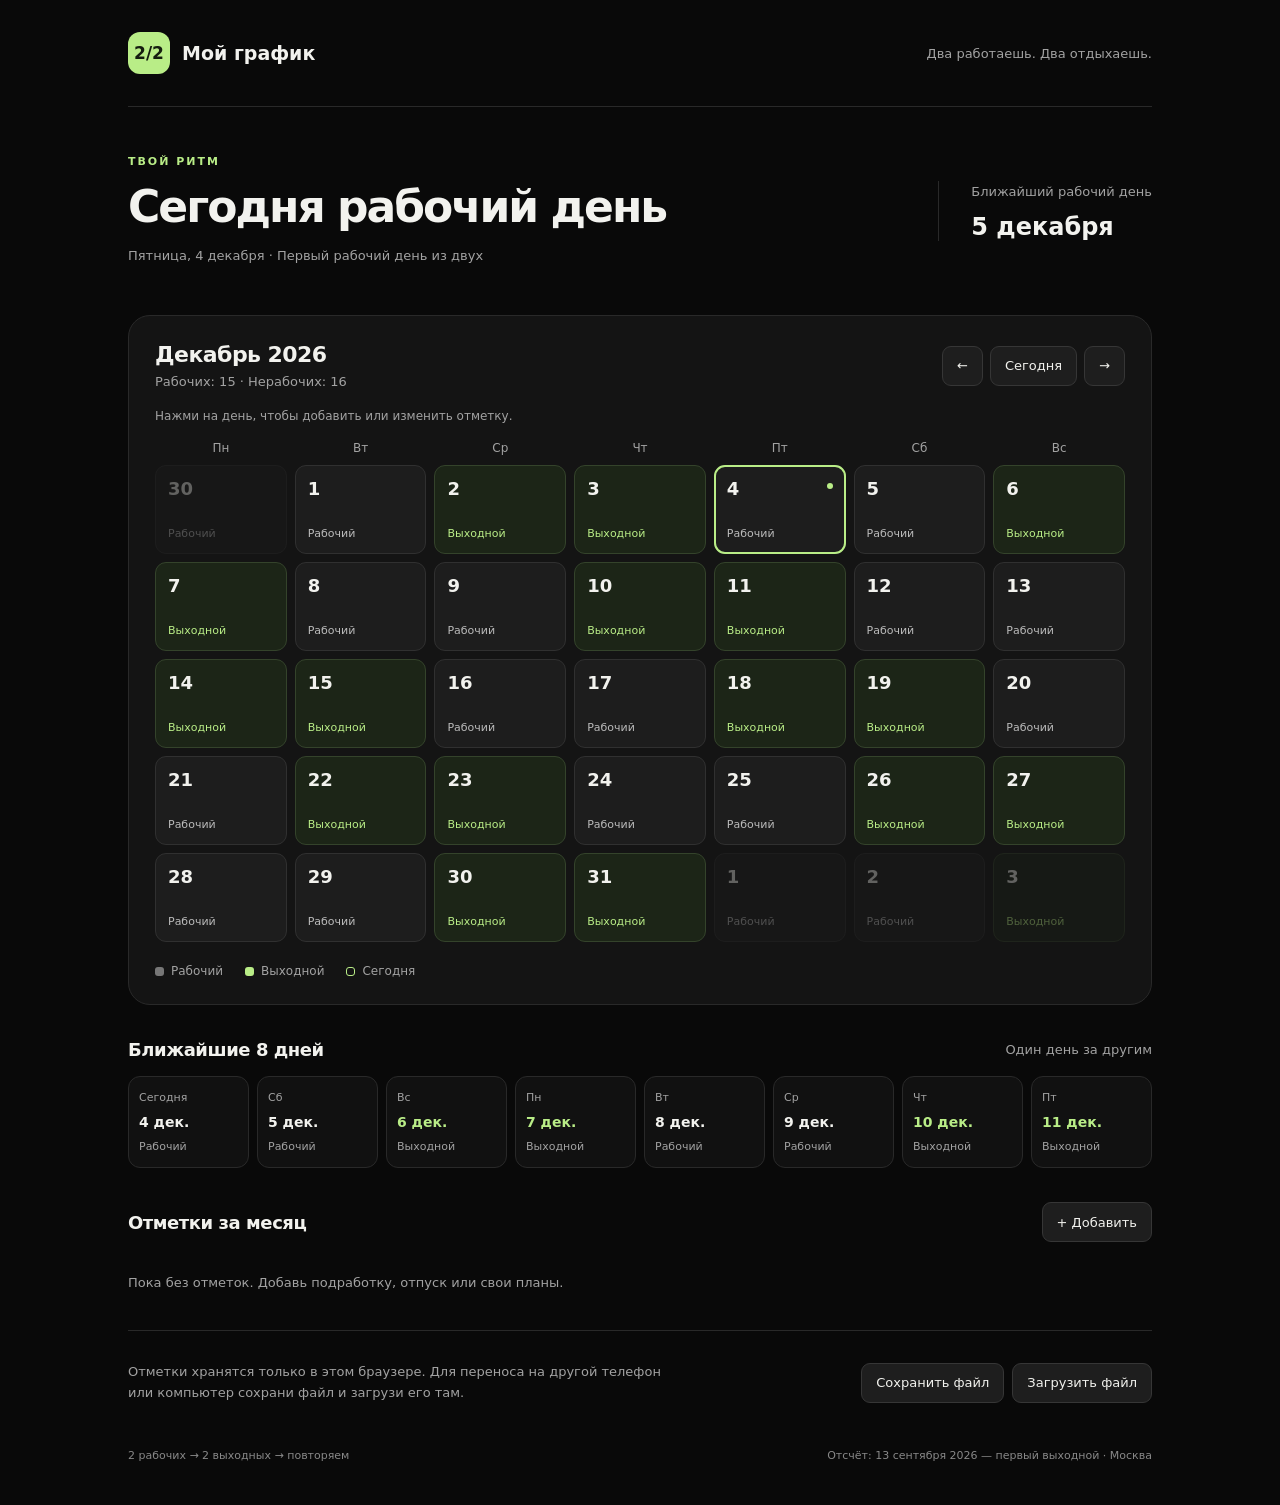
<file: index.html>
<!doctype html>
<html lang="ru"><head><meta charset="utf-8"><meta name="viewport" content="width=device-width,initial-scale=1"><meta name="theme-color" content="#090909"><meta name="color-scheme" content="dark"><title>Мой график · 2/2</title><link rel="icon" href="data:image/svg+xml,%3Csvg xmlns='http://www.w3.org/2000/svg' viewBox='0 0 64 64'%3E%3Crect width='64' height='64' rx='16' fill='%23b9ed87'/%3E%3Ctext x='32' y='43' text-anchor='middle' font-size='38' font-family='sans-serif' fill='%23090909'%3E2%3C/text%3E%3C/svg%3E"><link rel="stylesheet" href="style.css?v=2"><script defer src="model.js?v=2"></script><script defer src="app.js?v=2"></script></head>
<body><main><header><a class="brand" href="./"><span class="logo">2/2</span>Мой график</a><span class="subbrand">Два работаешь. Два отдыхаешь.</span></header>
<section class="hero"><div><p class="eyebrow">ТВОЙ РИТМ</p><h1 id="todayTitle">Мой график 2 через 2</h1><p id="todayDetail" class="muted"></p></div><div class="next"><span class="muted">Ближайший рабочий день</span><strong id="nextWork">—</strong></div></section>
<section class="calendar" aria-label="Календарь смен"><div class="toolbar"><div><h2 id="monthTitle"></h2><p class="muted" id="monthStats"></p></div><nav aria-label="Переключение месяцев"><button id="prev" aria-label="Предыдущий месяц">←</button><button id="today">Сегодня</button><button id="next" aria-label="Следующий месяц">→</button></nav></div><p class="calendar-tip">Нажми на день, чтобы добавить или изменить отметку.</p><div class="weekdays" aria-hidden="true"><span>Пн</span><span>Вт</span><span>Ср</span><span>Чт</span><span>Пт</span><span>Сб</span><span>Вс</span></div><div id="days" class="days" aria-live="polite"></div><div class="legend"><span><i class="work-dot"></i>Рабочий</span><span><i class="off-dot"></i>Выходной</span><span><i class="today-dot"></i>Сегодня</span></div></section>
<section class="upcoming"><div class="section-title"><h2>Ближайшие 8 дней</h2><span class="muted">Один день за другим</span></div><div id="upcoming" class="upcoming-grid"></div></section><section class="records"><div class="section-title"><h2>Отметки за месяц</h2><button id="addMark">+ Добавить</button></div><div id="records"></div><div class="backup"><p class="muted">Отметки хранятся только в этом браузере. Для переноса на другой телефон или компьютер сохрани файл и загрузи его там.</p><div><button id="export">Сохранить файл</button><button id="import">Загрузить файл</button><input type="file" id="importFile" accept="application/json,.json" hidden></div></div></section><p id="notice" class="notice" role="status" hidden></p><footer><span>2 рабочих → 2 выходных → повторяем</span><span>Отсчёт: 13 сентября 2026 — первый выходной · Москва</span></footer></main>
<dialog id="editor" aria-labelledby="editorTitle"><form id="markForm"><div class="dialog-head"><h2 id="editorTitle">Отметить день</h2><button type="button" id="closeEditor" aria-label="Закрыть">×</button></div><p class="muted" id="baseInfo"></p><div class="date-fields"><label>С даты<input type="date" id="dateFrom" required min="1900-01-01" max="2200-12-31"></label><label>По дату включительно<input type="date" id="dateTo" required min="1900-01-01" max="2200-12-31"></label></div><label>Что запланировано<select id="markType"><option value="extra">Подработка</option><option value="sick">Больничный</option><option value="vacation">Отпуск</option><option value="leave">Отгул</option><option value="other">Другое</option></select></label><label id="customField" hidden>Название<input id="customTitle" maxlength="60" placeholder="Например, обучение"></label><label id="effectField" hidden>Как учитывать день<select id="markEffect"><option value="base">Оставить график 2/2</option><option value="work">Рабочий день</option><option value="off">Нерабочий день</option></select></label><label>Заметка <span class="muted">необязательно</span><textarea id="markNote" maxlength="500" rows="3" placeholder="Время, место или другие детали"></textarea></label><p class="muted">Одна отметка на день. Подработка считается рабочим днём, отпуск, больничный и отгул — нерабочими. Цикл 2/2 не сдвигается.</p><p id="formError" class="form-error" role="alert"></p><div class="dialog-actions"><button type="button" id="deleteMark" class="danger">Убрать отметку</button><button type="submit" class="primary">Сохранить</button></div></form></dialog>
<dialog id="confirmDialog" aria-labelledby="confirmTitle"><h2 id="confirmTitle">Подтвердить изменение</h2><p id="confirmText"></p><div class="dialog-actions"><button id="confirmCancel">Отмена</button><button id="confirmOK" class="primary">Подтвердить</button></div></dialog>
</body></html>
</file>
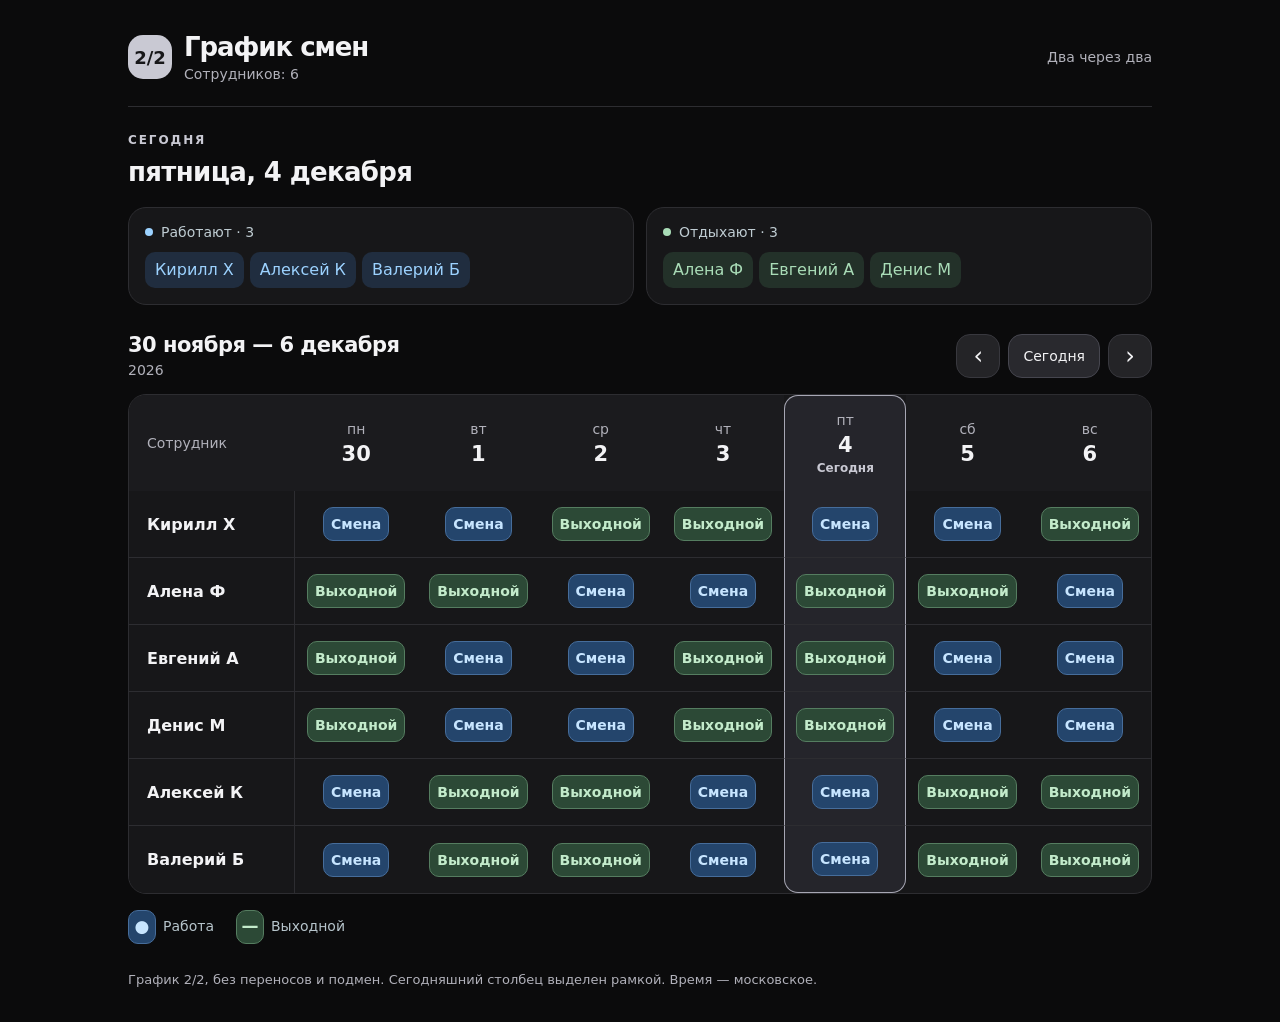
<file: team/index.html>
<!doctype html>
<html lang="ru">
<head>
<meta charset="utf-8"><meta name="viewport" content="width=device-width, initial-scale=1">
<meta name="theme-color" content="#0b0b0c"><meta name="color-scheme" content="dark">
<title>График смен — команда</title><meta name="description" content="Недельный график работы сотрудников: два рабочих дня, два выходных.">
<link rel="icon" type="image/svg+xml" href="data:image/svg+xml,%3Csvg xmlns='http://www.w3.org/2000/svg' viewBox='0 0 32 32'%3E%3Crect width='32' height='32' rx='8' fill='%23c9c9d3'/%3E%3Cpath d='M8 10h16v15H8z' fill='%23090909'/%3E%3Cpath d='M11 6v8m10-8v8' stroke='%23090909' stroke-width='3'/%3E%3Cpath d='m12 20 3 3 6-7' fill='none' stroke='%23c9c9d3' stroke-width='2'/%3E%3C/svg%3E">
<style>
:root{color-scheme:dark;--bg:#0b0b0c;--panel:#171719;--line:#2d2d31;--muted:#b1b1ba;--text:#f3f3f5;--accent:#c9c9d3;--today-line:#a7a7b4;--work:#9cd2ff;--off:#a9dcb7;font-family:Inter,system-ui,-apple-system,"Segoe UI",sans-serif;background:var(--bg);color:var(--text);font-synthesis:none}
*{box-sizing:border-box}body{margin:0}main{max-width:1080px;margin:auto;padding:32px 28px}header{display:flex;align-items:center;justify-content:space-between;gap:14px;padding-bottom:24px;border-bottom:1px solid var(--line);margin-bottom:26px}.brand{display:flex;align-items:center;gap:12px}.logo{display:grid;place-items:center;width:44px;height:44px;flex-shrink:0;background:var(--accent);color:#171719;border-radius:15px;font-size:18px;font-weight:750}h1{font-size:26px;letter-spacing:-.04em;margin:0}.sub,.mode,.year{color:var(--muted);font-size:14px}.sub{margin-top:4px}.mode{white-space:nowrap}
.today-area{margin-bottom:28px}.eyebrow{font-size:12px;letter-spacing:.16em;font-weight:700;color:var(--accent);margin-bottom:10px}.today-area h2{font-size:26px;letter-spacing:-.025em;margin:0 0 20px}.summaries{display:grid;grid-template-columns:1fr 1fr;gap:12px}.summaries>div{background:var(--panel);border:1px solid var(--line);border-radius:18px;padding:16px}.summary-label{display:flex;gap:8px;align-items:center;font-size:14px;color:#bfccd2;margin-bottom:12px}.dot{width:8px;height:8px;border-radius:50%;background:var(--work);flex-shrink:0}.dot.off{background:var(--off)}.names{display:flex;flex-wrap:wrap;gap:6px}.name{font-size:16px;line-height:1.5;color:var(--work);background:#202d3f;border:1px solid transparent;border-radius:10px;padding:5px 9px}.offnames .name{background:#233129;border-color:transparent;color:var(--off)}
.toolbar{display:flex;justify-content:space-between;align-items:center;gap:16px;margin-bottom:16px}.toolbar h2{font-size:21px;letter-spacing:-.025em;margin:0}.year{margin-top:5px}.controls{display:flex;gap:8px}button{font:inherit;font-size:14px;background:#242427;border:1px solid #38383e;color:var(--text);border-radius:14px;min-height:44px;min-width:44px;padding:8px 14px;cursor:pointer;touch-action:manipulation}button:hover{background:#323237}button:active{background:#3c3c42}#now{background:#29292e;border-color:#46464f;color:var(--text)}#now:hover{background:#35353d}button:focus-visible,.scroll:focus-visible{outline:2px solid var(--accent);outline-offset:3px}.arrow{font-size:24px;line-height:1;padding:8px 14px}
.scroll{overflow:auto;border:1px solid var(--line);border-radius:18px;background:var(--panel);scrollbar-color:#55555c #171719}table{width:100%;min-width:44rem;table-layout:fixed;border-collapse:separate;border-spacing:0}th,td{padding:16px 5px;text-align:center;border-bottom:1px solid var(--line)}thead th{height:90px;font-size:14px;font-weight:500;color:var(--muted);background:#1b1b1e}thead th:first-child{width:166px;text-align:left;padding-left:18px;position:sticky;left:0;z-index:3}tbody th{font-size:16px;font-weight:600;text-align:left;padding-left:18px;position:sticky;left:0;z-index:2;background:var(--panel);border-right:1px solid var(--line)}tr:last-child>*{border-bottom:0}.date{display:block;font-size:21px;font-weight:650;color:var(--text);margin-top:5px;font-variant-numeric:tabular-nums}.today-tag{display:block;color:var(--accent);font-size:12px;font-weight:650;margin-top:4px}.current{background:#25252b;border-left:1px solid var(--today-line);border-right:1px solid var(--today-line)}thead .current{border-top:1px solid var(--today-line);border-radius:14px 14px 0 0}tbody tr:last-child .current{border-bottom:1px solid var(--today-line);border-radius:0 0 14px 14px}.work,.rest{display:inline-block;font-size:14px;font-weight:600;border-radius:10px;padding:8px 7px;border:1px solid #466d9b;background:#24456c;color:#c7e5ff}.rest{color:#c3ebcb;background:#2c4936;border-color:#557d60}.short{display:none}.legend{display:flex;gap:12px 22px;flex-wrap:wrap;font-size:14px;color:#b6c4cb;line-height:1.5;margin-top:16px}.key{display:inline-flex;align-items:center;gap:7px}.square{width:11px;height:11px;border-radius:3px;background:var(--work);flex-shrink:0}.square.gray{background:var(--off)}.footer{color:var(--muted);font-size:13px;line-height:1.6;margin-top:26px}noscript{display:block;background:#372900;color:#fff0c3;padding:20px}
@media(max-width:700px){main{padding:20px 10px}header{padding-bottom:18px;margin-bottom:22px}.brand{gap:10px}.logo{width:40px;height:40px;font-size:17px}h1{font-size:23px}.mode{display:none}.today-area h2{font-size:22px;line-height:1.35;margin-bottom:16px}.summaries{gap:8px}.summaries>div{padding:12px 10px}.names{display:grid;gap:4px}.name{font-size:14px;padding:3px 6px;overflow-wrap:anywhere}.summary-label{font-size:14px;gap:6px;margin-bottom:9px}.today-area{margin-bottom:24px}.toolbar{flex-wrap:wrap;gap:12px}.toolbar>div{width:100%}.toolbar h2{font-size:20px}.controls{width:100%;display:grid;grid-template-columns:48px 1fr 48px;gap:10px}button{min-height:46px;font-size:16px}
table{min-width:20rem}thead th:first-child{width:6.1rem;padding-left:8px;font-size:13px}tbody th{padding-left:8px;font-size:14px;line-height:1.4;overflow-wrap:normal}th,td{padding:13px 1px}thead th{font-size:14px;height:78px}.date{font-size:16px;margin-top:4px}.today-tag{font-size:0;height:6px;margin-top:5px}.today-tag::after{content:"";display:block;width:5px;height:5px;border-radius:50%;background:var(--accent);margin:auto}.current{border-left-width:1px;border-right-width:1px}.long{display:none}.short{display:inline}.work,.rest{font-size:17px;padding:7px 0;width:1.7rem;line-height:1.25;border-radius:7px}.legend{gap:8px 15px;margin-top:13px}.footer{margin-top:20px}.scroll{border-radius:14px}thead .current{border-radius:11px 11px 0 0}tbody tr:last-child .current{border-radius:0 0 11px 11px}}
@media(prefers-reduced-motion:no-preference){button{transition:background .15s}}
[hidden]{display:none!important}#load-status{color:var(--muted);line-height:1.6}.legend .work,.legend .rest{padding:3px 0;width:28px;text-align:center;font-size:17px}tbody th{overflow-wrap:anywhere}
</style></head>
<body><main>
<header><div class="brand"><div class="logo" aria-hidden="true">2/2</div><div><h1>График смен</h1><div class="sub" id="team-count">Команда</div></div></div><span class="mode">Два через два</span></header>
<p id="load-status" role="status">Загружаем расписание…</p><button id="retry" hidden>Повторить загрузку</button>
<section hidden id="today-area" class="today-area" aria-labelledby="today-title"><div class="eyebrow">СЕГОДНЯ</div><h2 id="today-title"></h2><div class="summaries"><div><div class="summary-label"><span class="dot"></span><span id="working-count"></span></div><div class="names" id="working"></div></div><div><div class="summary-label"><span class="dot off"></span><span id="resting-count"></span></div><div class="names offnames" id="resting"></div></div></div></section>
<section hidden id="schedule" aria-label="Расписание на неделю"><div class="toolbar"><div aria-live="polite"><h2 id="week-label"></h2><div class="year" id="week-year"></div></div><nav class="controls" aria-label="Выбор недели"><button class="arrow" id="prev" aria-label="Предыдущая неделя">‹</button><button id="now">Сегодня</button><button class="arrow" id="next" aria-label="Следующая неделя">›</button></nav></div><div class="scroll" tabindex="0" role="region" aria-label="Таблица смен. На узком экране прокручивается вправо"><table aria-label="График сотрудников на неделю"><thead id="head"></thead><tbody id="body"></tbody></table></div><div class="legend"><span class="key"><span class="work" aria-hidden="true">●</span>Работа</span><span class="key"><span class="rest" aria-hidden="true">—</span>Выходной</span></div></section>
<div class="footer">График 2/2, без переносов и подмен. Сегодняшний столбец выделен рамкой. Время — московское.</div><noscript>Включите JavaScript, чтобы увидеть расписание.</noscript>
</main><script>
'use strict';
const DAY=86400000;
let staff=[];
function escapeHtml(value){return value.replace(/[&<>"']/g,c=>({'&':'&amp;','<':'&lt;','>':'&gt;','"':'&quot;',"'":'&#39;'}[c]));}
function parseEmployees(data){
 if(!Array.isArray(data))throw new Error('В employees.json должен быть список сотрудников.');
 return data.map((person,index)=>{
  const label='Строка сотрудника '+(index+1)+': ';
  if(!person || typeof person.name!=='string' || !person.name.trim())throw new Error(label+'укажите name — имя.');
  if(typeof person.firstWorkDay!=='string' || !/^\d{4}-\d{2}-\d{2}$/.test(person.firstWorkDay))throw new Error(label+'firstWorkDay должен быть в формате ГГГГ-ММ-ДД.');
  const date=new Date(person.firstWorkDay+'T00:00:00Z');
  if(!Number.isFinite(date.getTime()) || date.toISOString().slice(0,10)!==person.firstWorkDay)throw new Error(label+'такой даты не существует.');
  return {name:person.name.trim(),start:date.getTime()/DAY};
 });
}
async function loadEmployees(){
 const status=document.getElementById('load-status'),retry=document.getElementById('retry');
 status.hidden=false;status.textContent='Загружаем расписание…';retry.hidden=true;
 try{
  const response=await fetch('./employees.json',{cache:'no-store'});
  if(!response.ok)throw new Error('Не удалось загрузить employees.json (HTTP '+response.status+').');
  let data;try{data=await response.json();}catch{throw new Error('Проверьте запятые и кавычки в employees.json: файл должен содержать корректный JSON.');}
  staff=parseEmployees(data);
  document.getElementById('team-count').textContent='Сотрудников: '+staff.length;
  summary();render();
  document.getElementById('today-area').hidden=false;document.getElementById('schedule').hidden=staff.length===0;
  status.hidden=staff.length>0;
  if(!staff.length)status.textContent='Список сотрудников пуст. Добавьте имена и даты в employees.json.';
 }catch(error){
  document.getElementById('today-area').hidden=true;document.getElementById('schedule').hidden=true;
  status.textContent=error instanceof TypeError?'Не удалось загрузить список. Проверьте интернет и повторите попытку.':error.message;
  retry.hidden=false;
 }
}
function moscowDay(){const p=new Intl.DateTimeFormat('en-GB',{timeZone:'Europe/Moscow',year:'numeric',month:'2-digit',day:'2-digit'}).formatToParts(new Date());const get=t=>p.find(x=>x.type===t).value;return Date.parse(`${get('year')}-${get('month')}-${get('day')}T00:00:00Z`)/DAY;}
function phase(person,day){return ((day-person.start)%4+4)%4;}
function monday(day){return day-(new Date(day*DAY).getUTCDay()+6)%7;}
function fmt(day,options){return new Intl.DateTimeFormat('ru-RU',{timeZone:'UTC',...options}).format(new Date(day*DAY));}
let today=moscowDay(),week=monday(today);
function summary(){document.getElementById('today-title').textContent=fmt(today,{day:'numeric',month:'long',weekday:'long'});for(const [id,working] of [['working',true],['resting',false]]){const people=staff.filter(p=>(phase(p,today)<2)===working);document.getElementById(id+'-count').textContent=(working?'Работают':'Отдыхают')+' · '+people.length;document.getElementById(id).innerHTML=people.map(p=>`<span class="name">${escapeHtml(p.name)}</span>`).join('');}}
function render(){document.getElementById('week-label').textContent=fmt(week,{day:'numeric',month:'long'})+' — '+fmt(week+6,{day:'numeric',month:'long'});const a=fmt(week,{year:'numeric'}),b=fmt(week+6,{year:'numeric'});document.getElementById('week-year').textContent=a===b?a:a+' / '+b;const days=Array.from({length:7},(_,i)=>week+i);document.getElementById('head').innerHTML='<tr><th scope="col">Сотрудник</th>'+days.map(d=>`<th scope="col" class="${d===today?'current':''}" ${d===today?'aria-current="date"':''}>${fmt(d,{weekday:'short'})}<span class="date">${fmt(d,{day:'numeric'})}</span>${d===today?'<span class="today-tag">Сегодня</span>':''}</th>`).join('')+'</tr>';document.getElementById('body').innerHTML=staff.map(p=>'<tr><th scope="row">'+escapeHtml(p.name)+'</th>'+days.map(d=>{const n=phase(p,d);return `<td class="${d===today?'current':''}"><span class="${n<2?'work':'rest'}" aria-label="${n<2?'Рабочий день':'Выходной'}" title="${n%2+1}-й ${n<2?'рабочий':'выходной'} день">${n<2?'<span class="long">Смена</span><span class="short" aria-hidden="true">●</span>':'<span class="long">Выходной</span><span class="short" aria-hidden="true">—</span>'}</span></td>`;}).join('')+'</tr>').join('');}
document.getElementById('prev').onclick=()=>{week-=7;render();};document.getElementById('next').onclick=()=>{week+=7;render();};document.getElementById('now').onclick=()=>{today=moscowDay();week=monday(today);summary();render();document.querySelector('thead .current')?.scrollIntoView({block:'nearest',inline:'center'});};
function refreshDate(){const fresh=moscowDay();if(fresh!==today){const wasCurrent=week===monday(today);today=fresh;if(wasCurrent)week=monday(today);summary();render();}}
document.getElementById('retry').onclick=loadEmployees;loadEmployees();setInterval(refreshDate,30000);document.addEventListener('visibilitychange',()=>{if(!document.hidden)refreshDate();});
</script></body></html>
</file>
<file: style.css>
:root{color-scheme:dark;--bg:#090909;--panel:#141414;--line:#292929;--muted:#a2a2a2;--text:#f2f2ee;--accent:#b9ed87}*{box-sizing:border-box}body{margin:0;background:var(--bg);color:var(--text);font-family:Inter,system-ui,-apple-system,'Segoe UI',sans-serif}main{max-width:1080px;margin:auto;padding:32px 28px}header{display:flex;align-items:center;justify-content:space-between;padding-bottom:32px;border-bottom:1px solid var(--line)}a{color:inherit;text-decoration:none}.brand{display:flex;align-items:center;gap:12px;font-weight:700;font-size:19px}.logo{display:grid;place-items:center;width:42px;height:42px;background:var(--accent);color:#151d0f;border-radius:12px;font-size:17px}.subbrand,.muted{color:var(--muted);font-size:13px}.hero{display:flex;justify-content:space-between;align-items:center;gap:28px;padding:48px 0}.eyebrow{font-size:11px;letter-spacing:.18em;color:var(--accent);font-weight:700;margin:0 0 13px}h1{font-size:clamp(30px,4vw,44px);letter-spacing:-.045em;margin:0;font-weight:650}.hero .muted{margin-bottom:0;line-height:1.7}.next{border-left:1px solid var(--line);padding-left:32px;min-width:210px}.next span,.next strong{display:block}.next strong{font-size:24px;font-weight:550;margin-top:10px}.calendar{background:var(--panel);border:1px solid var(--line);border-radius:22px;padding:26px}.toolbar,.section-title{display:flex;align-items:center;justify-content:space-between;gap:16px}h2{font-size:22px;font-weight:600;letter-spacing:-.025em;margin:0}.toolbar p{margin:7px 0 0}nav{display:flex;gap:7px}button{font:inherit;font-size:13px;background:#1e1e1e;border:1px solid #363636;color:var(--text);border-radius:9px;min-height:40px;padding:8px 14px;cursor:pointer}button:hover{background:#303030}button:focus-visible,a:focus-visible{outline:2px solid var(--accent);outline-offset:4px}.weekdays,.days{display:grid;grid-template-columns:repeat(7,minmax(0,1fr));gap:8px}.weekdays{margin:28px 0 10px;font-size:12px;color:var(--muted);text-align:center}.day{min-height:89px;border:1px solid #303030;border-radius:11px;padding:12px;display:flex;flex-direction:column;justify-content:space-between;gap:12px;position:relative;background:#1d1d1d}.day.off{background:#1c2517;border-color:#34432b}.day.other{opacity:.35}.day.current{outline:2px solid var(--accent);outline-offset:-2px}.day.current::after{content:'';position:absolute;width:6px;height:6px;border-radius:50%;background:var(--accent);right:12px;top:17px}.number{font-size:18px;font-weight:600}.day-label{font-size:11px;color:#bbb}.off .day-label{color:var(--accent)}.legend{display:flex;gap:22px;margin-top:22px;color:var(--muted);font-size:12px}.legend span{display:flex;align-items:center;gap:7px}i{display:inline-block;width:9px;height:9px;border-radius:3px}.work-dot{background:#777}.off-dot{background:var(--accent)}.today-dot{border:1px solid var(--accent)}.upcoming{margin-top:34px}.section-title h2{font-size:18px}.upcoming-grid{display:grid;grid-template-columns:repeat(8,minmax(0,1fr));gap:8px;margin-top:16px}.upcoming-item{border:1px solid var(--line);border-radius:12px;padding:14px 10px;display:grid;gap:10px;background:#111}.upcoming-item strong{font-size:14px}.upcoming-item span{font-size:11px;color:var(--muted)}.upcoming-item.off strong{color:var(--accent)}footer{display:flex;justify-content:space-between;gap:14px;color:#888;font-size:11px;line-height:1.7;margin:30px 0 8px}@media(max-width:650px){main{padding:20px 14px}.subbrand{display:none}header{padding-bottom:20px}.hero{padding:30px 2px;display:block}.next{margin-top:22px;border-left:0;padding:0}.next strong{display:inline;font-size:17px;margin-left:8px}.next span{display:inline;font-size:12px}.calendar{padding:16px 10px;border-radius:16px}.toolbar{padding:0 4px;align-items:flex-start}h2{font-size:19px}button{padding:7px 10px;min-height:38px}.toolbar p{font-size:11px}.weekdays,.days{gap:4px}.day{padding:9px 4px;min-height:68px;border-radius:7px;gap:10px}.number{font-size:16px}.day-label{font-size:9px;letter-spacing:-.03em}.day.current::after{right:5px;top:8px;width:4px;height:4px}.legend{gap:14px;font-size:11px;padding-left:4px}.upcoming-grid{grid-template-columns:repeat(4,1fr)}.section-title>.muted{display:none}footer{flex-direction:column;gap:4px}.hero .muted{font-size:12px}}@media(prefers-reduced-motion:no-preference){button{transition:background .15s}}
[hidden]{display:none!important}.calendar-tip{font-size:12px;color:var(--muted);margin:20px 0 0}.weekdays{margin-top:18px}button.day{text-align:left;min-width:0;font:inherit;cursor:pointer}button.day:hover{border-color:#aaa;background:#262626}button.day.off:hover{background:#26321e}.day-label{overflow-wrap:anywhere;line-height:1.25}.day.marked{border-color:var(--mark);background:color-mix(in srgb,var(--mark) 10%,#141414)}.marked .day-label{color:var(--mark)}.mark-extra{--mark:#edbf78}.mark-sick{--mark:#ee9caa}.mark-vacation{--mark:#91c9ef}.mark-leave{--mark:#c7a2ee}.mark-other{--mark:#ded1a6}.upcoming-item{text-align:left;min-width:0}.upcoming-item span,.upcoming-item strong{overflow-wrap:anywhere}.upcoming-item[class*="mark-"]{border-color:var(--mark)}.upcoming-item[class*="mark-"] strong{color:var(--mark)}.records{margin-top:34px}.empty-records{padding:20px 0}.record{width:100%;display:grid;grid-template-columns:85px minmax(0,1fr) auto;gap:16px;text-align:left;align-items:center;margin-top:10px;border-left:3px solid var(--mark);padding:16px;background:#141414}.record strong,.record>span>span{display:block}.record strong{color:var(--mark);font-size:14px;margin-bottom:4px}.record>span>span{white-space:pre-wrap;overflow-wrap:anywhere}.record-date{color:var(--text)}.backup{margin-top:20px;padding-top:18px;border-top:1px solid var(--line);display:flex;align-items:center;gap:22px;justify-content:space-between}.backup p{max-width:560px;line-height:1.6}.backup>div{display:flex;gap:8px;flex-shrink:0}.notice{padding:14px 18px;border:1px solid #465439;border-radius:12px;line-height:1.5;background:#172011;font-size:13px}dialog{color:var(--text);background:#171717;border:1px solid #393939;border-radius:20px;width:min(520px,calc(100% - 24px));max-height:calc(100dvh - 32px);padding:24px;overflow:auto}dialog::backdrop{background:#000b;backdrop-filter:blur(4px)}.dialog-head{display:flex;align-items:center;justify-content:space-between;gap:12px}.dialog-head h2{font-size:22px}.dialog-head button{font-size:22px;min-width:40px}dialog p{line-height:1.6}dialog label{display:grid;gap:8px;margin:16px 0;font-size:13px}.date-fields{display:grid;grid-template-columns:1fr 1fr;gap:12px}dialog input,dialog select,dialog textarea{font:inherit;width:100%;min-width:0;border:1px solid #424242;border-radius:9px;padding:12px;background:#0e0e0e;color:var(--text)}dialog textarea{resize:vertical}dialog input:focus,dialog textarea:focus,dialog select:focus{outline:2px solid var(--accent);outline-offset:2px}.dialog-actions{display:flex;justify-content:flex-end;gap:10px;margin-top:20px}.primary{background:var(--accent);color:#13200a;border-color:var(--accent);font-weight:650}.primary:hover{background:#d1f6ad}.danger{color:#ee9caa;margin-right:auto}.form-error{color:#ffacb9;font-size:13px}.form-error:empty{display:none}@media(max-width:650px){.toolbar{flex-wrap:wrap}.toolbar>div{flex:1;min-width:135px}.toolbar nav{flex-shrink:0}.backup{display:block}.backup>div{flex-wrap:wrap}.record{grid-template-columns:65px minmax(0,1fr);gap:10px}.record>span:last-child{display:none}.day-label{font-size:8px}.day{min-height:72px}dialog{padding:18px}.dialog-head h2{font-size:20px}.date-fields{gap:8px}dialog input[type=date]{padding:10px 5px;font-size:13px}.dialog-actions{flex-wrap:wrap}.records{margin-top:28px}}
</file>
